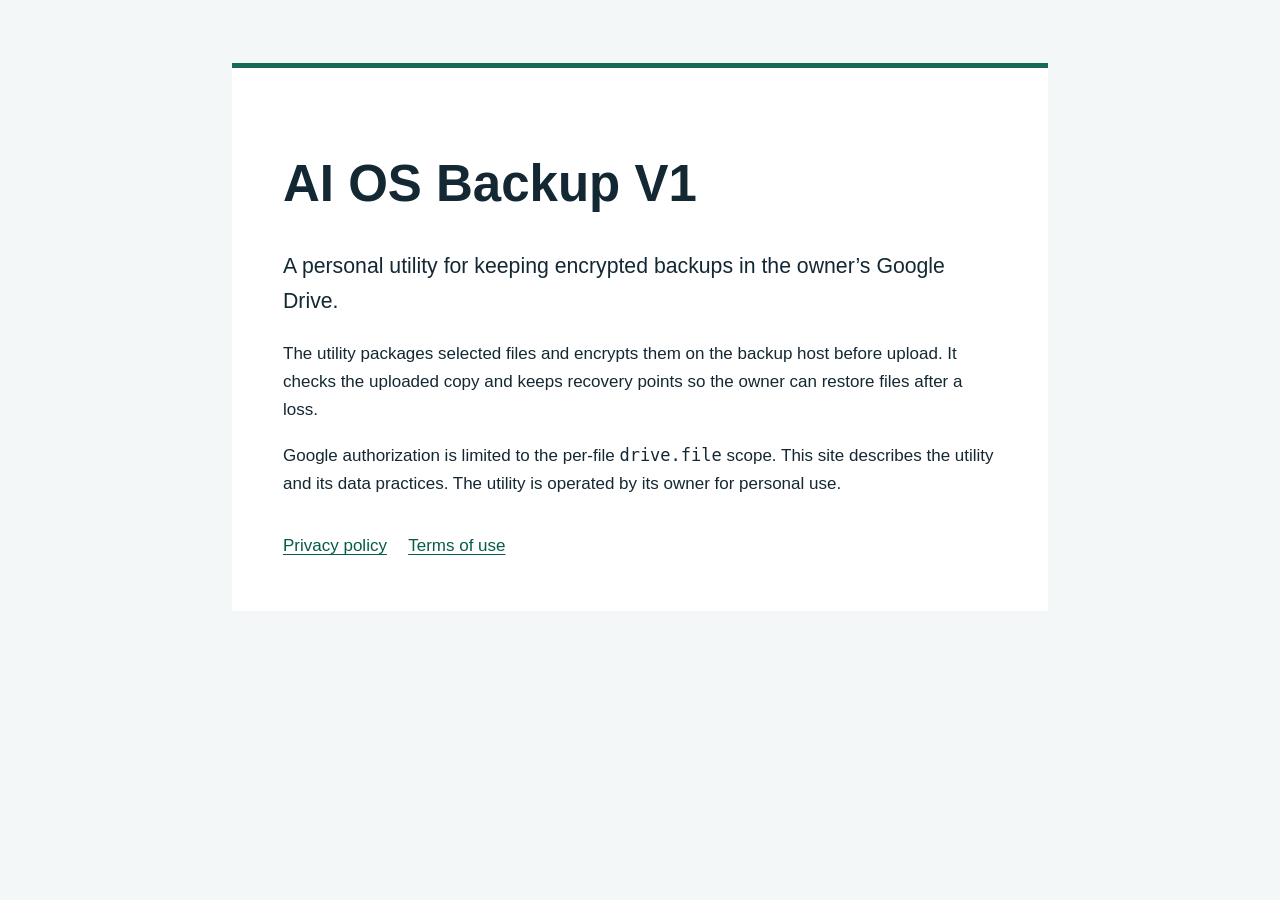
<file: index.html>
<!doctype html>
<html lang="en">
<head>
  <meta charset="utf-8">
  <meta name="viewport" content="width=device-width, initial-scale=1">
  <meta name="description" content="AI OS Backup V1 is a single-user tool for storing encrypted personal backups in Google Drive.">
  <title>AI OS Backup V1</title>
  <link rel="stylesheet" href="./style.css">
</head>
<body>
  <main>
    <h1>AI OS Backup V1</h1>
    <p class="lead">A personal utility for keeping encrypted backups in the owner’s Google Drive.</p>
    <p>The utility packages selected files and encrypts them on the backup host before upload. It checks the uploaded copy and keeps recovery points so the owner can restore files after a loss.</p>
    <p>Google authorization is limited to the per-file <code>drive.file</code> scope. This site describes the utility and its data practices. The utility is operated by its owner for personal use.</p>
    <nav aria-label="App policies">
      <a href="./privacy.html">Privacy policy</a>
      <a href="./terms.html">Terms of use</a>
    </nav>
  </main>
</body>
</html>
</file>
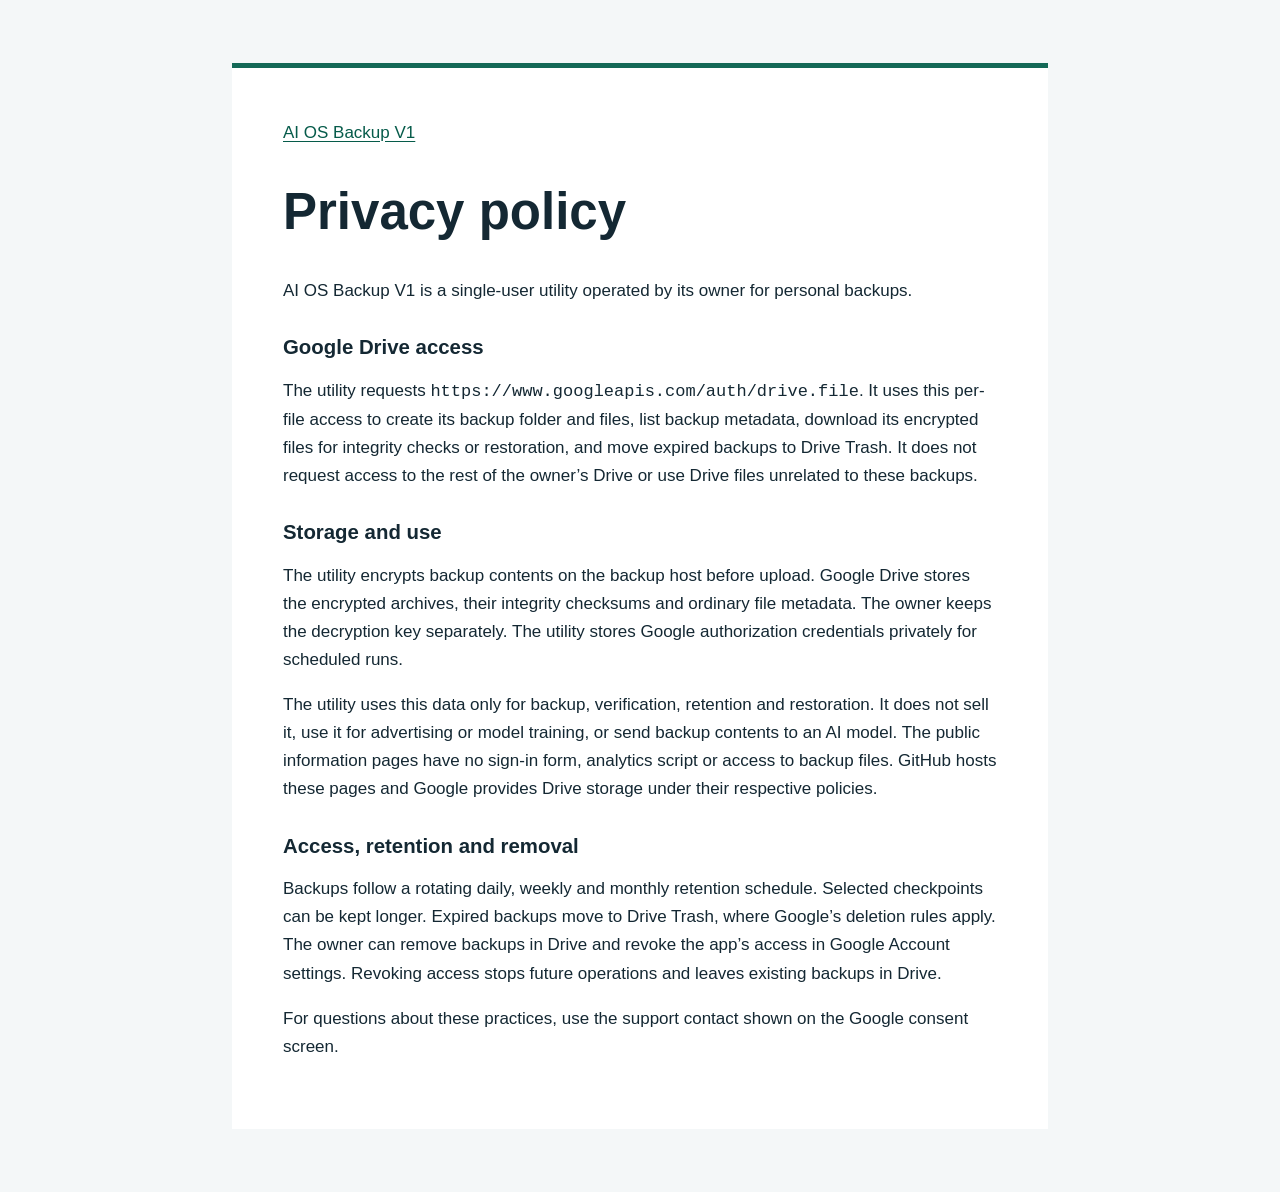
<file: privacy.html>
<!doctype html>
<html lang="en">
<head>
  <meta charset="utf-8">
  <meta name="viewport" content="width=device-width, initial-scale=1">
  <title>Privacy policy | AI OS Backup V1</title>
  <link rel="stylesheet" href="./style.css">
</head>
<body>
  <main>
    <a href="./">AI OS Backup V1</a>
    <h1>Privacy policy</h1>
    <p>AI OS Backup V1 is a single-user utility operated by its owner for personal backups.</p>
    <h2>Google Drive access</h2>
    <p>The utility requests <code>https://www.googleapis.com/auth/drive.file</code>. It uses this per-file access to create its backup folder and files, list backup metadata, download its encrypted files for integrity checks or restoration, and move expired backups to Drive Trash. It does not request access to the rest of the owner’s Drive or use Drive files unrelated to these backups.</p>
    <h2>Storage and use</h2>
    <p>The utility encrypts backup contents on the backup host before upload. Google Drive stores the encrypted archives, their integrity checksums and ordinary file metadata. The owner keeps the decryption key separately. The utility stores Google authorization credentials privately for scheduled runs.</p>
    <p>The utility uses this data only for backup, verification, retention and restoration. It does not sell it, use it for advertising or model training, or send backup contents to an AI model. The public information pages have no sign-in form, analytics script or access to backup files. GitHub hosts these pages and Google provides Drive storage under their respective policies.</p>
    <h2>Access, retention and removal</h2>
    <p>Backups follow a rotating daily, weekly and monthly retention schedule. Selected checkpoints can be kept longer. Expired backups move to Drive Trash, where Google’s deletion rules apply. The owner can remove backups in Drive and revoke the app’s access in Google Account settings. Revoking access stops future operations and leaves existing backups in Drive.</p>
    <p>For questions about these practices, use the support contact shown on the Google consent screen.</p>
  </main>
</body>
</html>
</file>
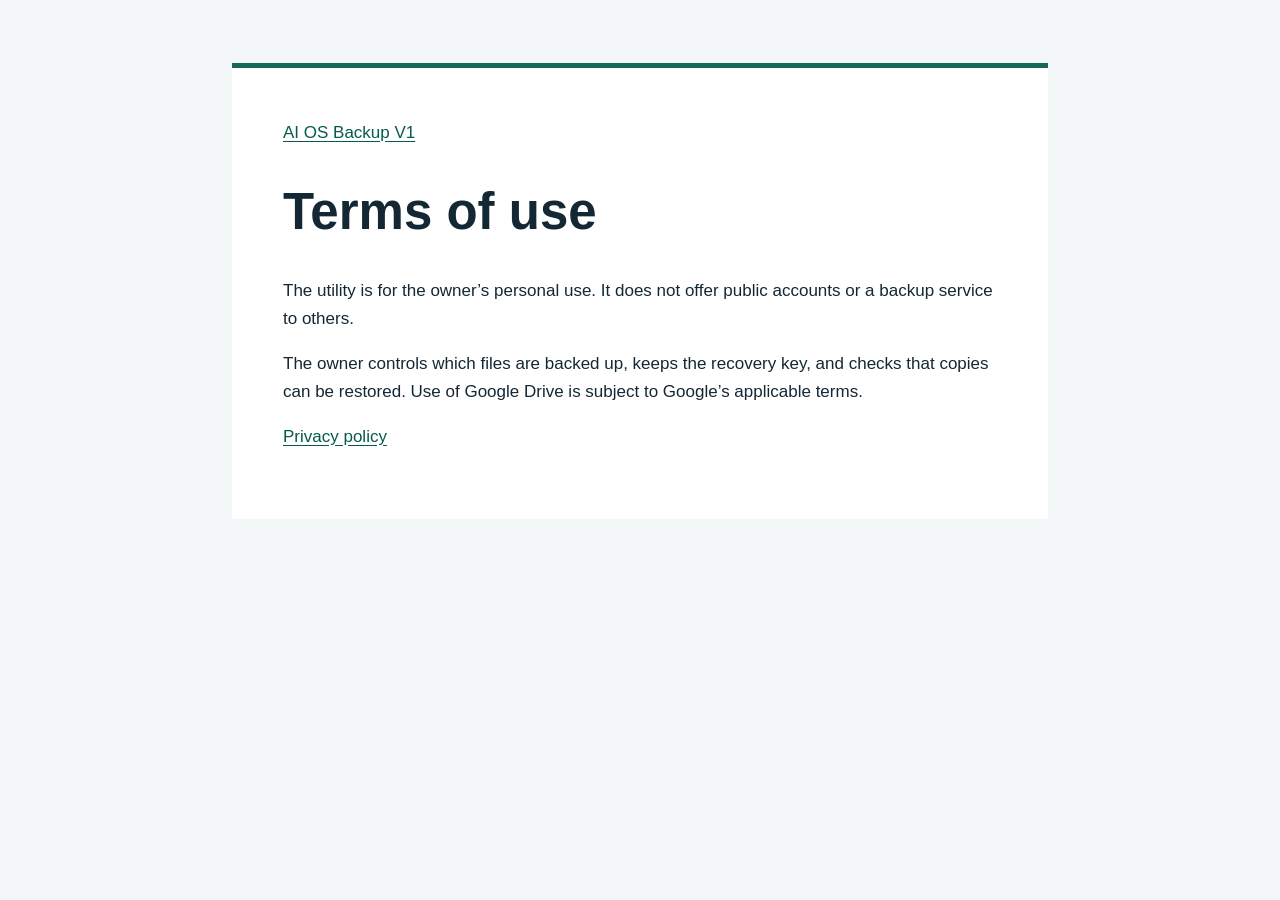
<file: terms.html>
<!doctype html>
<html lang="en">
<head>
  <meta charset="utf-8">
  <meta name="viewport" content="width=device-width, initial-scale=1">
  <title>Terms of use | AI OS Backup V1</title>
  <link rel="stylesheet" href="./style.css">
</head>
<body>
  <main>
    <a href="./">AI OS Backup V1</a>
    <h1>Terms of use</h1>
    <p>The utility is for the owner’s personal use. It does not offer public accounts or a backup service to others.</p>
    <p>The owner controls which files are backed up, keeps the recovery key, and checks that copies can be restored. Use of Google Drive is subject to Google’s applicable terms.</p>
    <p><a href="./privacy.html">Privacy policy</a></p>
  </main>
</body>
</html>
</file>
<file: style.css>
:root { color-scheme: light; font: 17px/1.65 Arial, sans-serif; background: #f4f7f8; color: #142833; }
body { margin: 0; }
main { max-width: 42rem; margin: 7vh auto; padding: clamp(1.25rem, 5vw, 3rem); background: white; border-top: 5px solid #146957; }
h1, h2 { line-height: 1.2; }
h1 { font-size: clamp(2rem, 6vw, 3rem); }
h2 { font-size: 1.2rem; margin-top: 1.8rem; }
.lead { font-size: 1.25rem; }
a { color: #065b4a; text-underline-offset: .18em; }
nav { display: flex; flex-wrap: wrap; gap: 1.25rem; margin-top: 2rem; }
code { overflow-wrap: anywhere; }
</file>
